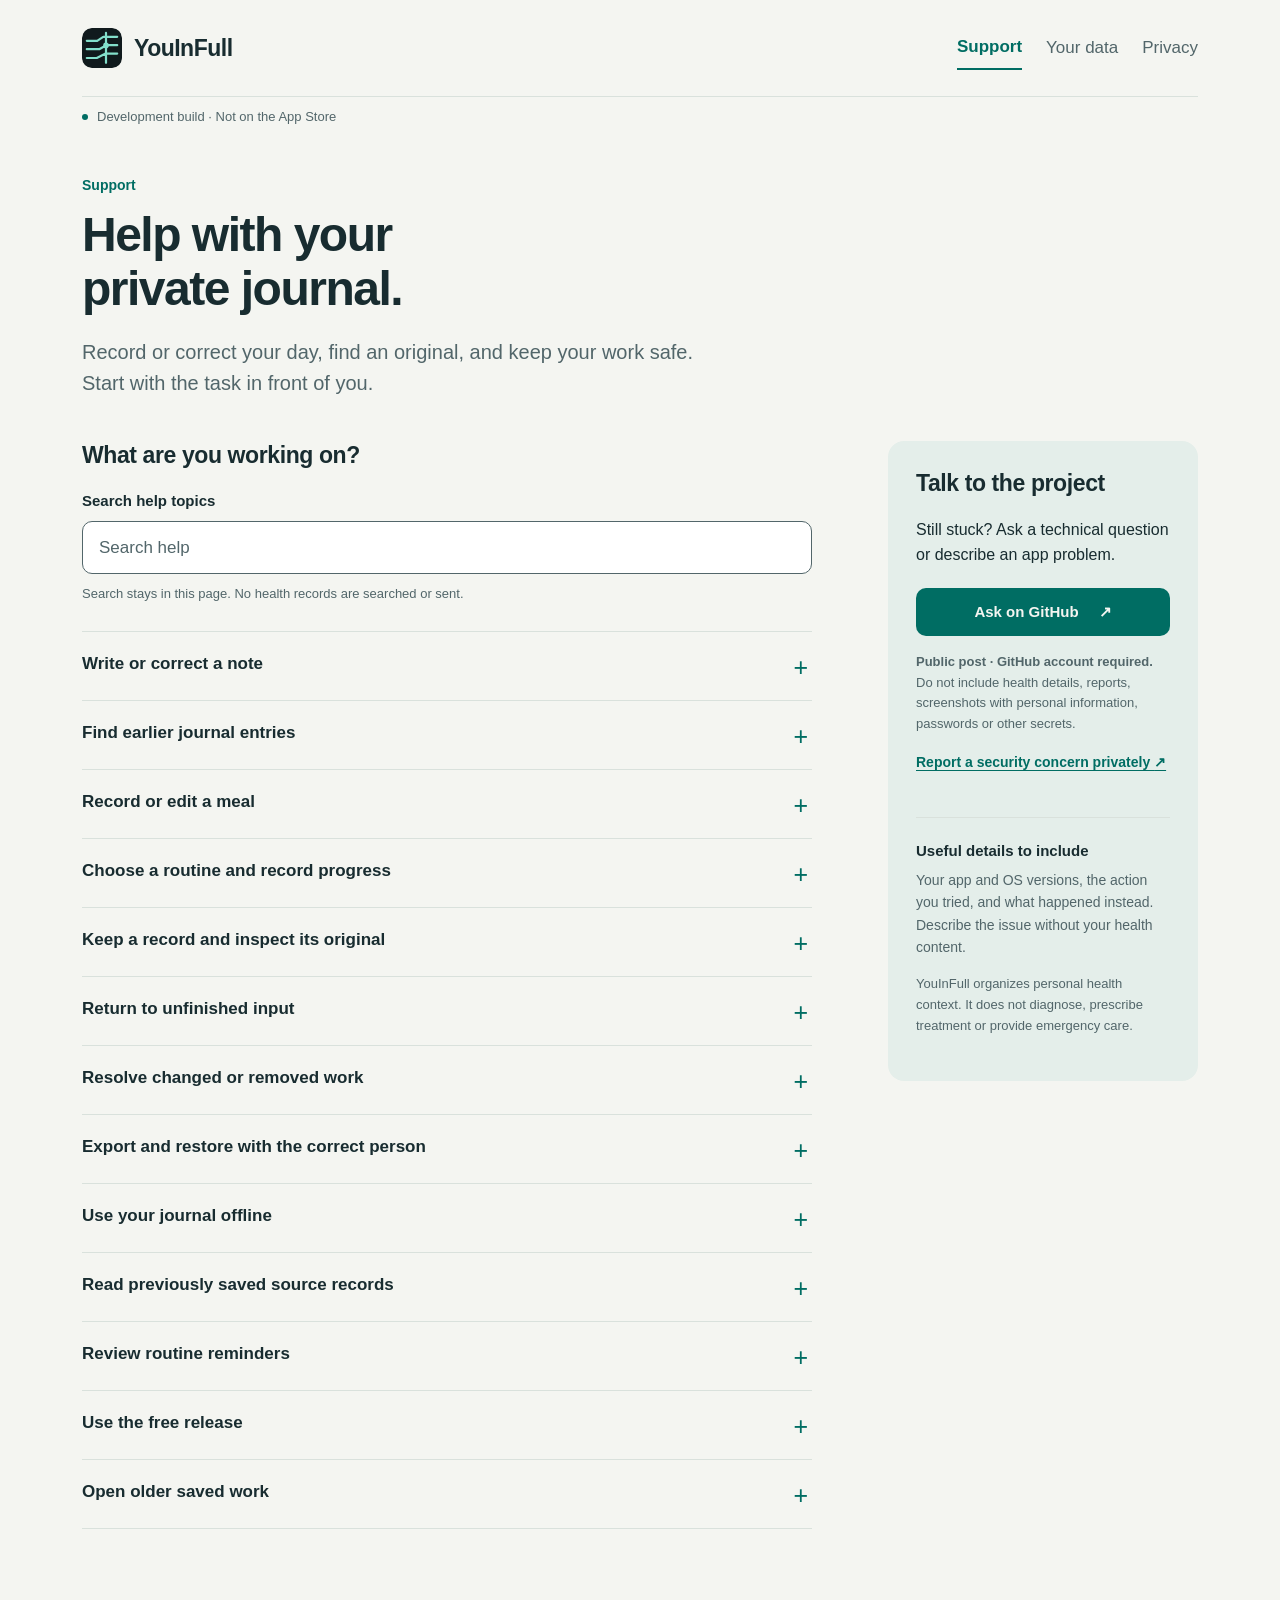
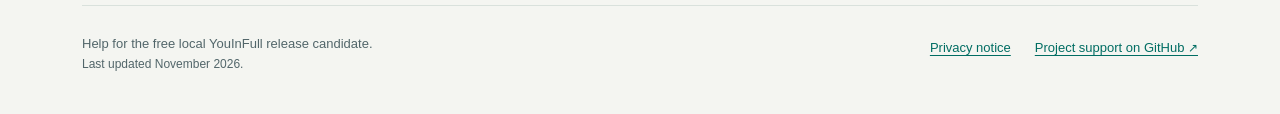
<file: index.html>
<!doctype html>
<html lang="en"><head><meta charset="utf-8"><meta name="viewport" content="width=device-width,initial-scale=1"><meta name="color-scheme" content="light dark"><meta name="referrer" content="no-referrer"><meta http-equiv="Content-Security-Policy" content="default-src 'none'; style-src 'self'; script-src 'self'; img-src 'self'; connect-src 'none'; base-uri 'none'; form-action 'none'; object-src 'none'"><title>Support — YouInFull</title><meta name="description" content="Help with the free local YouInFull journal: notes, meals, routines, private records and encrypted recovery."><link rel="icon" href="assets/mark.svg" type="image/svg+xml"><link rel="stylesheet" href="assets/style.css"><script src="assets/help.js" defer></script></head>
<body><a class="skip" href="#main">Skip to content</a><header class="header"><a class="brand" href="index.html" aria-label="YouInFull support home"><img src="assets/mark.svg" width="40" height="40" alt=""><span>YouInFull</span></a><nav aria-label="Main navigation"><a href="index.html" aria-current="page">Support</a><a href="your-data.html">Your data</a><a href="privacy.html">Privacy</a></nav></header>
<div class="maturity"><span class="status-dot" aria-hidden="true"></span>Development build · Not on the App Store</div>
<main id="main" tabindex="-1"><section class="intro"><p class="eyebrow">Support</p><h1>Help with your<br class="desktop-break"> private journal.</h1><p class="lede">Record or correct your day, find an original, and keep your work safe. Start with the task in front of you.</p></section>
<div class="support-layout"><section class="help-column" aria-labelledby="topics-heading"><h2 id="topics-heading">What are you working on?</h2><div class="search" role="search"><label for="help-search">Search help topics</label><div class="search-controls"><input id="help-search" type="search" placeholder="Search help" maxlength="160" autocomplete="off" aria-describedby="search-hint" aria-controls="topics"><button type="button" id="clear-search" hidden>Clear</button></div><p id="search-hint">Search stays in this page. No health records are searched or sent.</p></div><p id="search-status" role="status" aria-live="polite" hidden></p><div id="topics"><details class="topic" id="first-observation" data-topic><summary>Write or correct a note</summary><div class="answer"><p>From <strong>Today → Add → Note or check-in</strong>, write what you noticed and choose its date. Save when you want it added to your history. No YouInFull account, subscription or Apple Health connection is required.</p><p>Open the saved entry to read or edit it. A blank rating stays unanswered. Dates, units and your own words keep their original meaning.</p></div></details>
<details class="topic" id="journal-history" data-topic><summary>Find earlier journal entries</summary><div class="answer"><p>Open <strong>Health → Journal &amp; patterns</strong> and choose <strong>All entries</strong>. Check <strong>By occurrence date</strong> and <strong>Without an occurrence date</strong>. Use <strong>Show earlier entries</strong> or Search for older work.</p><p>Open an entry and choose <strong>Edit entry</strong> to correct it. <strong>Earlier versions</strong> shows retained changes. A month-only date does not identify a particular day.</p></div></details>
<details class="topic" id="meal-edit" data-topic><summary>Record or edit a meal</summary><div class="answer"><p>From <strong>Today → Add → Meal</strong>, enter the meal and quantities manually. To change saved work, open <strong>Nutrition → Meal history</strong>, select the meal and choose <strong>Edit meal</strong>. Review the time, foods and portions before <strong>Save meal</strong>.</p><p>Inspect the nutrient basis and unit for each food. Unknown conversions do not supply a nutrient total. If a food reference is unavailable, keep a manual entry and the source details you know. A blank day does not mean no food.</p></div></details>
<details class="topic" id="routines-history" data-topic><summary>Choose a routine and record progress</summary><div class="answer"><p>Use <strong>Today → Add → Routine or plan</strong>, or open <strong>Plans</strong> and your chosen practice. Write and review your routine. Keeping a draft does not activate it.</p><p>Open the saved routine’s <strong>Entries and history</strong> to record completion or a skip. A source measurement and an action you completed remain separate. Review a new revision before activating it; earlier history stays available.</p></div></details>
<details class="topic" id="records" data-topic><summary>Keep a record and inspect its original</summary><div class="answer"><p>Open <strong>Records</strong>, choose import and select a document or image through the system picker. Open <strong>Documents</strong> to find the retained original. <strong>Personal notes</strong> keeps your own context close.</p><p>An extracted passage or optional explanation is separate from the original. Keep important source files independently. <strong>Browse all saved sources</strong> and Search retain access to older saved material.</p></div></details>
<details class="topic" id="unfinished-work" data-topic><summary>Return to unfinished input</summary><div class="answer"><p>Closing an editor can keep its unfinished words and fields in the same person’s workspace. Open the corresponding Journal, Nutrition, Training or practice collection to continue it. Read any retention message before leaving the editor.</p><p>If input could not be kept, use the editor’s retention retry while your words are still visible. If a Save needs checking, use <strong>Check original Save</strong> first. An unknown result is not permission to create another copy.</p><p>Discard removes the identified unfinished copy after confirmation. It does not delete an independently saved original. See <a href="your-data.html">Your data</a> for the detailed distinctions.</p></div></details>
<details class="topic" id="save-conflict" data-topic><summary>Resolve changed or removed work</summary><div class="answer"><p>Your draft stays separate from a newer saved version. Inspect both, choose explicitly and then save. Keep the editor open while resolving a difference.</p><p>An old editor or archive cannot silently restore a known deleted item. Where offered, an explicit new-item action creates a separate identity. Check an unresolved original Save before retrying it or discarding its input.</p></div></details>
<details class="topic" id="recovery" data-topic><summary>Export and restore with the correct person</summary><div class="answer"><p>Open <strong>Settings → Recovery archives</strong>. Create an encrypted archive and use the system share controls to save it outside this device. Keep its recovery key separately and confirm that you have kept it.</p><p>Choose the destination person before opening the archive from Files. Enter its key, inspect the contents and differences, and explicitly confirm restore. A different person, changed preview or current edit must be resolved before restoration can proceed.</p><p>The working store is excluded from device backup. An archive left only on the original device cannot cover losing that device. YouInFull cannot recover a missing key and provides no automatic cloud backup. Read <a href="your-data.html#recovery">the recovery steps</a> before deleting or reinstalling the app.</p></div></details>
<details class="topic" id="offline" data-topic><summary>Use your journal offline</summary><div class="answer"><p>Manual notes, meals, routines and records already on this device remain useful without an account or network connection. Saved work and its source details do not depend on receiving an AI answer.</p><p>A public food-detail file that has not been downloaded may be unavailable offline. Enter the details manually or return to the reference later; the app does not invent missing nutrition. Files stored only with another provider may need to be made available on this device before import.</p></div></details>
<details class="topic" id="missing-health" data-topic><summary>Read previously saved source records</summary><div class="answer"><p>Use <strong>Records → Browse all saved sources</strong> or Search to find retained records and their provenance. Existing Apple Health source readings keep their dates, units and original meaning. Missing readings are not recorded zeros.</p><p>This free release does not offer new clinical-service connections. You can add your own note or choose a source document from Files. Changing Apple Health access does not erase the original in Apple Health or replace a separately saved record.</p></div></details>
<details class="topic" id="notifications" data-topic><summary>Review routine reminders</summary><div class="answer"><p>Open <strong>Settings → Notifications</strong> to review this device’s choices and quiet hours. <strong>Refresh pending notifications</strong> checks the queue. Use <strong>Open notification settings</strong> if device permission is needed.</p><p>A reminder does not complete a routine or save an entry. Pausing reminders keeps saved schedules and history. Review reminder choices again after restoring an archive.</p></div></details>
<details class="topic" id="membership-options" data-topic><summary>Use the free release</summary><div class="answer"><p>The selected release is free. Its local journal, meals, routines, records, export and encrypted recovery need no YouInFull account, subscription, payment card or trial.</p><p>There is no Plus purchase path in this release. Older saved work and original purchase or service records are retained. An unavailable optional capability does not require another purchase. Apple manages any earlier Apple-billed purchase separately from your local health records.</p></div></details>
<details class="topic" id="legacy-history" data-topic><summary>Open older saved work</summary><div class="answer"><p>Use <strong>Browse all saved work</strong> or Search to open previously saved plans, questions, experiments, care material and other originals. Their existing identity, history and source links are retained.</p><p>New shared-care, circle, clinical-service and companion-device acquisition are outside this release. A locally retained original is distinct from content that exists only on a service. If an original operation needs checking, preserve it and use its existing result controls; do not repeat a send or upload because its result is unknown.</p></div></details></div><div id="no-results" hidden><h3>No help topics match.</h3><p>Try a shorter phrase or browse all topics.</p><button type="button" id="browse-all">Show all help topics</button></div></section>
<aside class="contact" aria-labelledby="contact-heading"><h2 id="contact-heading">Talk to the project</h2><p>Still stuck? Ask a technical question or describe an app problem.</p><a class="button" href="https://github.com/SubhashchandraBabuMannava/YouInFull-Support/issues/new?template=help.yml">Ask on GitHub <span aria-hidden="true">↗</span></a><p class="small"><strong>Public post · GitHub account required.</strong> Do not include health details, reports, screenshots with personal information, passwords or other secrets.</p><a class="text-action" href="https://github.com/SubhashchandraBabuMannava/YouInFull-Support/security/advisories/new">Report a security concern privately <span aria-hidden="true">↗</span></a><div class="support-checklist"><h3>Useful details to include</h3><p>Your app and OS versions, the action you tried, and what happened instead. Describe the issue without your health content.</p></div><p class="small">YouInFull organizes personal health context. It does not diagnose, prescribe treatment or provide emergency care.</p></aside></div></main>
<footer><p>Help for the free local YouInFull release candidate.<br><span>Last updated November 2026.</span></p><div><a href="privacy.html">Privacy notice</a><a href="https://github.com/SubhashchandraBabuMannava/YouInFull-Support">Project support on GitHub <span aria-hidden="true">↗</span></a></div></footer></body></html>
</file>
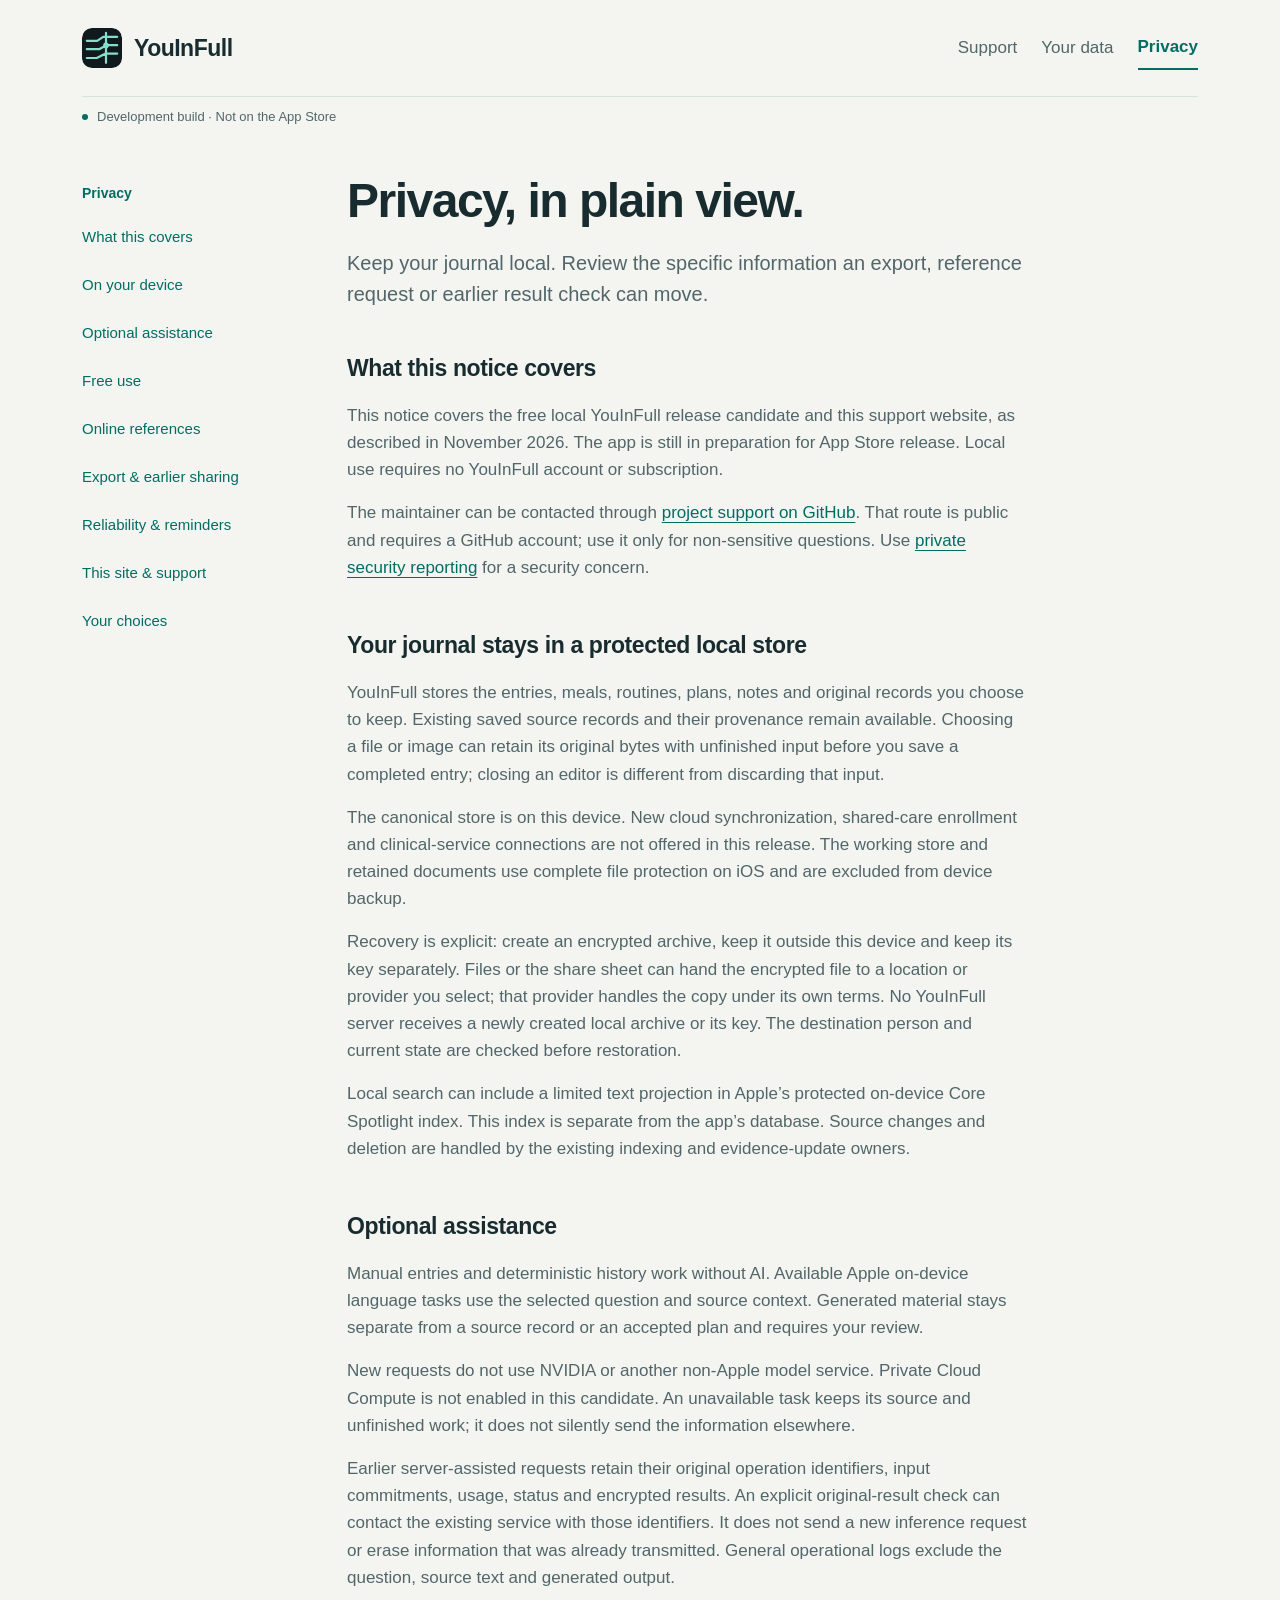
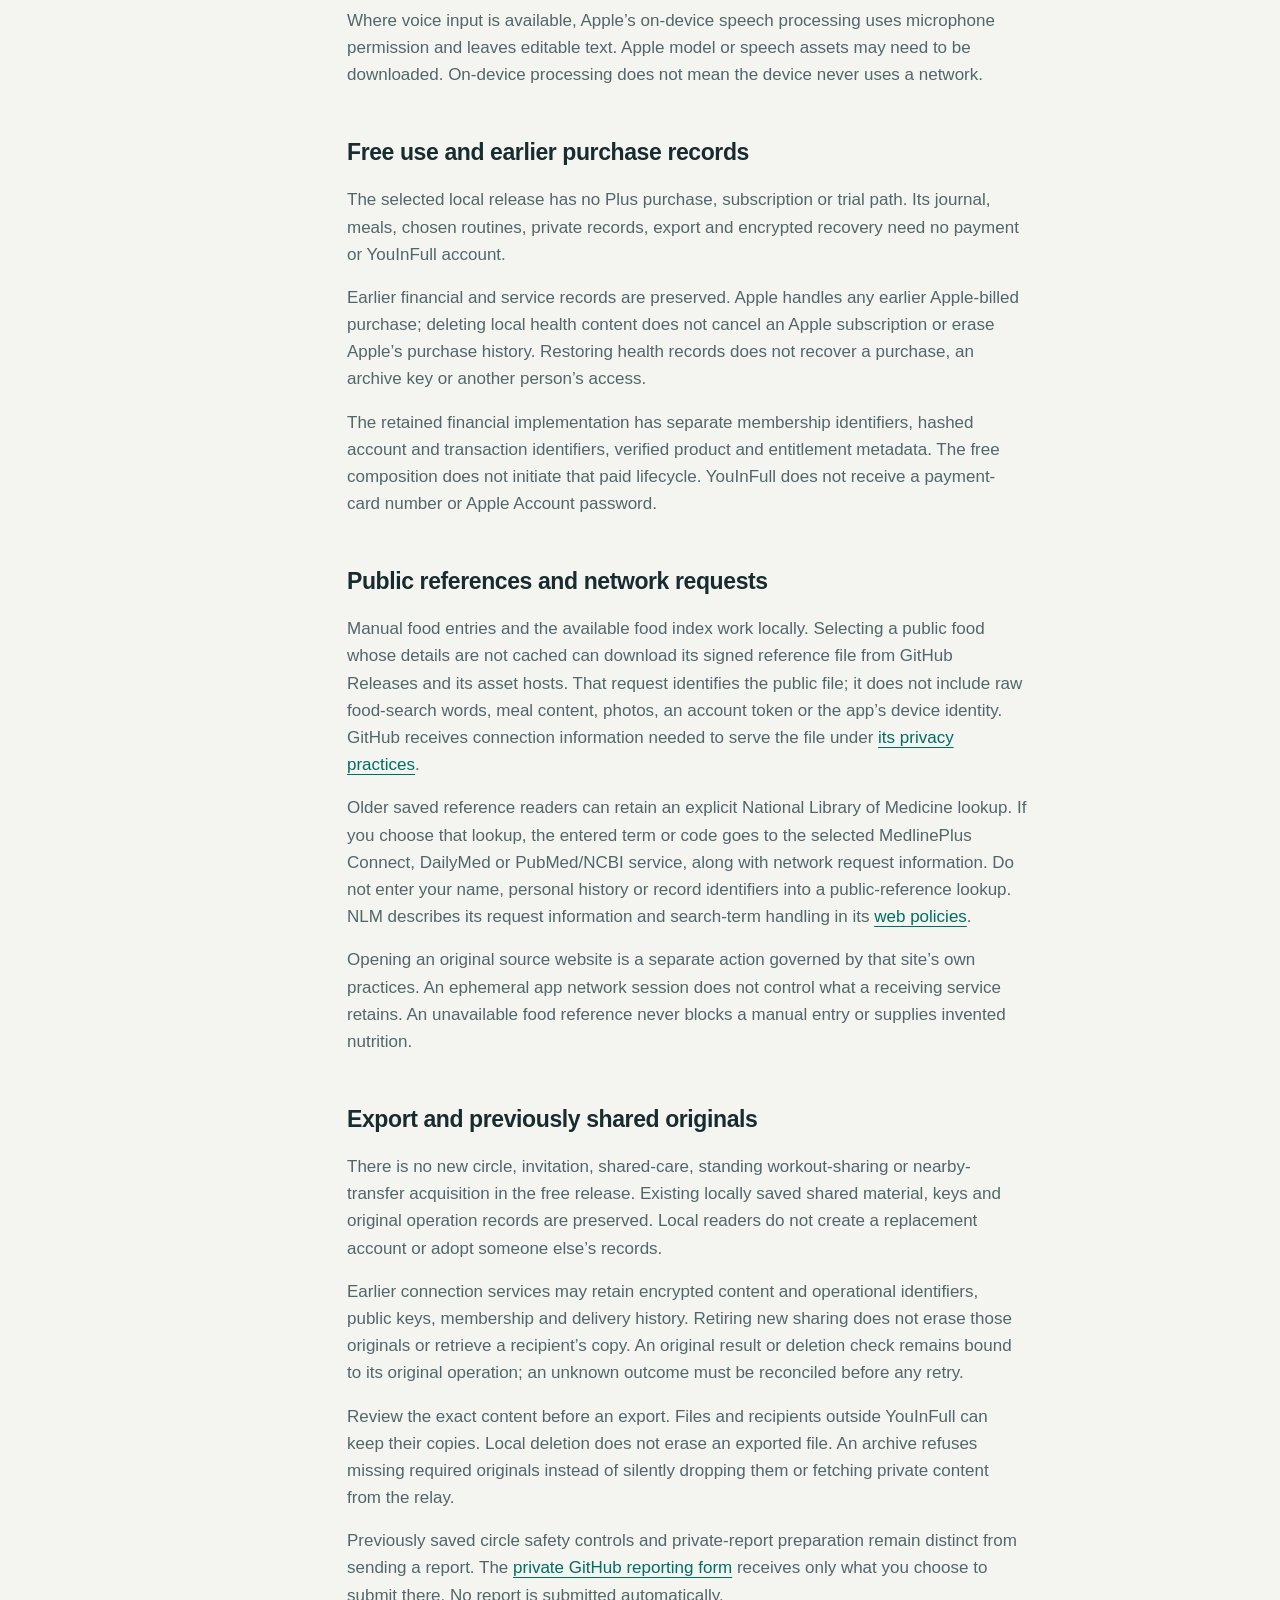
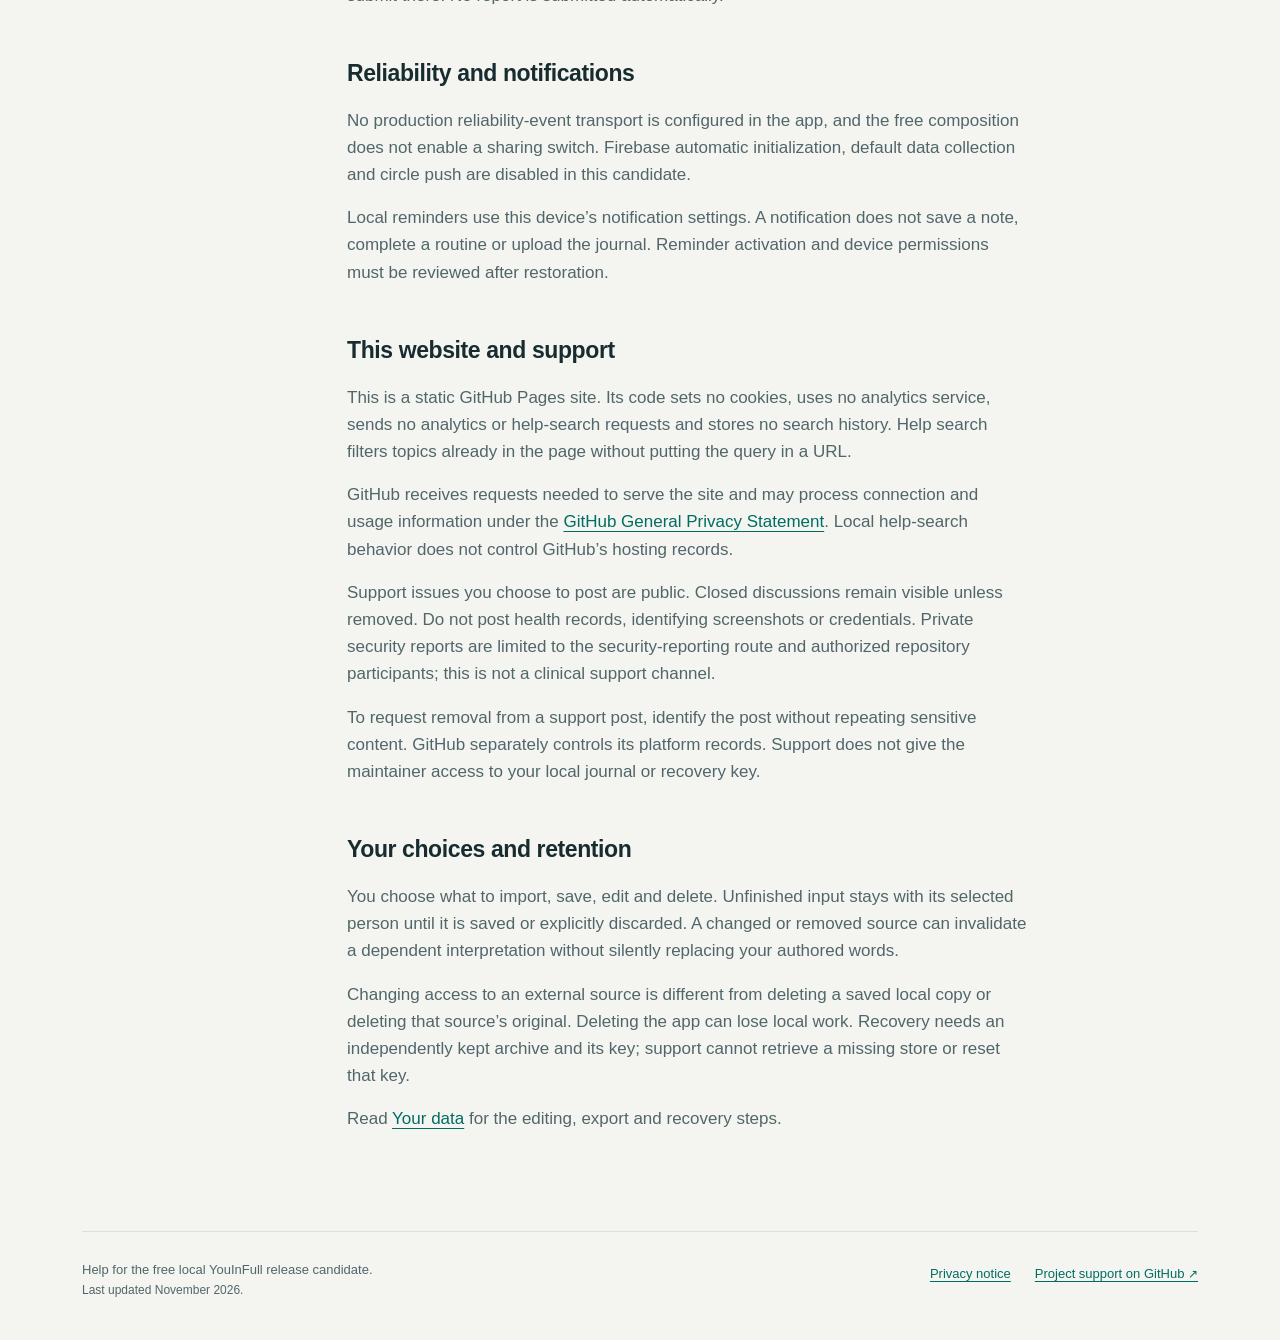
<file: privacy.html>
<!doctype html>
<html lang="en"><head><meta charset="utf-8"><meta name="viewport" content="width=device-width,initial-scale=1"><meta name="color-scheme" content="light dark"><meta name="referrer" content="no-referrer"><meta http-equiv="Content-Security-Policy" content="default-src 'none'; style-src 'self'; script-src 'self'; img-src 'self'; connect-src 'none'; base-uri 'none'; form-action 'none'; object-src 'none'"><title>Privacy | YouInFull</title><meta name="description" content="How the free local YouInFull release candidate handles journal entries, original records, encrypted recovery, public references and support."><link rel="icon" href="assets/mark.svg" type="image/svg+xml"><link rel="stylesheet" href="assets/style.css"><script src="assets/help.js" defer></script></head>
<body><a class="skip" href="#main">Skip to content</a><header class="header"><a class="brand" href="index.html" aria-label="YouInFull support home"><img src="assets/mark.svg" width="40" height="40" alt=""><span>YouInFull</span></a><nav aria-label="Main navigation"><a href="index.html">Support</a><a href="your-data.html">Your data</a><a href="privacy.html" aria-current="page">Privacy</a></nav></header>
<div class="maturity"><span class="status-dot" aria-hidden="true"></span>Development build · Not on the App Store</div>
<main id="main" tabindex="-1"><div class="reading-layout"><aside class="page-index"><p class="eyebrow">Privacy</p><nav aria-label="On this page"><a href="#scope">What this covers</a><a href="#local">On your device</a><a href="#intelligence">Optional assistance</a><a href="#membership">Free use</a><a href="#references">Online references</a><a href="#sharing">Export &amp; earlier sharing</a><a href="#reliability">Reliability &amp; reminders</a><a href="#support">This site &amp; support</a><a href="#choices">Your choices</a></nav></aside><article class="reading"><h1>Privacy, in plain view.</h1><p class="lede">Keep your journal local. Review the specific information an export, reference request or earlier result check can move.</p>
<section id="scope"><h2>What this notice covers</h2><p>This notice covers the free local YouInFull release candidate and this support website, as described in November 2026. The app is still in preparation for App Store release. Local use requires no YouInFull account or subscription.</p><p>The maintainer can be contacted through <a href="https://github.com/SubhashchandraBabuMannava/YouInFull-Support/issues/new?template=help.yml">project support on GitHub</a>. That route is public and requires a GitHub account; use it only for non-sensitive questions. Use <a href="https://github.com/SubhashchandraBabuMannava/YouInFull-Support/security/advisories/new">private security reporting</a> for a security concern.</p></section>
<section id="local"><h2>Your journal stays in a protected local store</h2><p>YouInFull stores the entries, meals, routines, plans, notes and original records you choose to keep. Existing saved source records and their provenance remain available. Choosing a file or image can retain its original bytes with unfinished input before you save a completed entry; closing an editor is different from discarding that input.</p><p>The canonical store is on this device. New cloud synchronization, shared-care enrollment and clinical-service connections are not offered in this release. The working store and retained documents use complete file protection on iOS and are excluded from device backup.</p><p>Recovery is explicit: create an encrypted archive, keep it outside this device and keep its key separately. Files or the share sheet can hand the encrypted file to a location or provider you select; that provider handles the copy under its own terms. No YouInFull server receives a newly created local archive or its key. The destination person and current state are checked before restoration.</p><p>Local search can include a limited text projection in Apple’s protected on-device Core Spotlight index. This index is separate from the app’s database. Source changes and deletion are handled by the existing indexing and evidence-update owners.</p></section>
<section id="intelligence"><h2>Optional assistance</h2><p>Manual entries and deterministic history work without AI. Available Apple on-device language tasks use the selected question and source context. Generated material stays separate from a source record or an accepted plan and requires your review.</p><p>New requests do not use NVIDIA or another non-Apple model service. Private Cloud Compute is not enabled in this candidate. An unavailable task keeps its source and unfinished work; it does not silently send the information elsewhere.</p><p>Earlier server-assisted requests retain their original operation identifiers, input commitments, usage, status and encrypted results. An explicit original-result check can contact the existing service with those identifiers. It does not send a new inference request or erase information that was already transmitted. General operational logs exclude the question, source text and generated output.</p><p>Where voice input is available, Apple’s on-device speech processing uses microphone permission and leaves editable text. Apple model or speech assets may need to be downloaded. On-device processing does not mean the device never uses a network.</p></section>
<section id="membership"><h2>Free use and earlier purchase records</h2><p>The selected local release has no Plus purchase, subscription or trial path. Its journal, meals, chosen routines, private records, export and encrypted recovery need no payment or YouInFull account.</p><p>Earlier financial and service records are preserved. Apple handles any earlier Apple-billed purchase; deleting local health content does not cancel an Apple subscription or erase Apple’s purchase history. Restoring health records does not recover a purchase, an archive key or another person’s access.</p><p>The retained financial implementation has separate membership identifiers, hashed account and transaction identifiers, verified product and entitlement metadata. The free composition does not initiate that paid lifecycle. YouInFull does not receive a payment-card number or Apple Account password.</p></section>
<section id="references"><h2>Public references and network requests</h2><p>Manual food entries and the available food index work locally. Selecting a public food whose details are not cached can download its signed reference file from GitHub Releases and its asset hosts. That request identifies the public file; it does not include raw food-search words, meal content, photos, an account token or the app’s device identity. GitHub receives connection information needed to serve the file under <a href="https://docs.github.com/en/site-policy/privacy-policies/github-general-privacy-statement">its privacy practices</a>.</p><p>Older saved reference readers can retain an explicit National Library of Medicine lookup. If you choose that lookup, the entered term or code goes to the selected MedlinePlus Connect, DailyMed or PubMed/NCBI service, along with network request information. Do not enter your name, personal history or record identifiers into a public-reference lookup. NLM describes its request information and search-term handling in its <a href="https://www.nlm.nih.gov/web_policies.html">web policies</a>.</p><p>Opening an original source website is a separate action governed by that site’s own practices. An ephemeral app network session does not control what a receiving service retains. An unavailable food reference never blocks a manual entry or supplies invented nutrition.</p></section>
<section id="sharing"><h2>Export and previously shared originals</h2><p>There is no new circle, invitation, shared-care, standing workout-sharing or nearby-transfer acquisition in the free release. Existing locally saved shared material, keys and original operation records are preserved. Local readers do not create a replacement account or adopt someone else’s records.</p><p>Earlier connection services may retain encrypted content and operational identifiers, public keys, membership and delivery history. Retiring new sharing does not erase those originals or retrieve a recipient’s copy. An original result or deletion check remains bound to its original operation; an unknown outcome must be reconciled before any retry.</p><p>Review the exact content before an export. Files and recipients outside YouInFull can keep their copies. Local deletion does not erase an exported file. An archive refuses missing required originals instead of silently dropping them or fetching private content from the relay.</p><p>Previously saved circle safety controls and private-report preparation remain distinct from sending a report. The <a href="https://github.com/SubhashchandraBabuMannava/YouInFull-Support/security/advisories/new">private GitHub reporting form</a> receives only what you choose to submit there. No report is submitted automatically.</p></section>
<section id="reliability"><h2>Reliability and notifications</h2><p>No production reliability-event transport is configured in the app, and the free composition does not enable a sharing switch. Firebase automatic initialization, default data collection and circle push are disabled in this candidate.</p><p>Local reminders use this device’s notification settings. A notification does not save a note, complete a routine or upload the journal. Reminder activation and device permissions must be reviewed after restoration.</p></section>
<section id="support"><h2>This website and support</h2><p>This is a static GitHub Pages site. Its code sets no cookies, uses no analytics service, sends no analytics or help-search requests and stores no search history. Help search filters topics already in the page without putting the query in a URL.</p><p>GitHub receives requests needed to serve the site and may process connection and usage information under the <a href="https://docs.github.com/en/site-policy/privacy-policies/github-general-privacy-statement">GitHub General Privacy Statement</a>. Local help-search behavior does not control GitHub’s hosting records.</p><p>Support issues you choose to post are public. Closed discussions remain visible unless removed. Do not post health records, identifying screenshots or credentials. Private security reports are limited to the security-reporting route and authorized repository participants; this is not a clinical support channel.</p><p>To request removal from a support post, identify the post without repeating sensitive content. GitHub separately controls its platform records. Support does not give the maintainer access to your local journal or recovery key.</p></section>
<section id="choices"><h2>Your choices and retention</h2><p>You choose what to import, save, edit and delete. Unfinished input stays with its selected person until it is saved or explicitly discarded. A changed or removed source can invalidate a dependent interpretation without silently replacing your authored words.</p><p>Changing access to an external source is different from deleting a saved local copy or deleting that source’s original. Deleting the app can lose local work. Recovery needs an independently kept archive and its key; support cannot retrieve a missing store or reset that key.</p><p>Read <a href="your-data.html">Your data</a> for the editing, export and recovery steps.</p></section></article></div></main>
<footer><p>Help for the free local YouInFull release candidate.<br><span>Last updated November 2026.</span></p><div><a href="privacy.html">Privacy notice</a><a href="https://github.com/SubhashchandraBabuMannava/YouInFull-Support">Project support on GitHub <span aria-hidden="true">↗</span></a></div></footer></body></html>
</file>
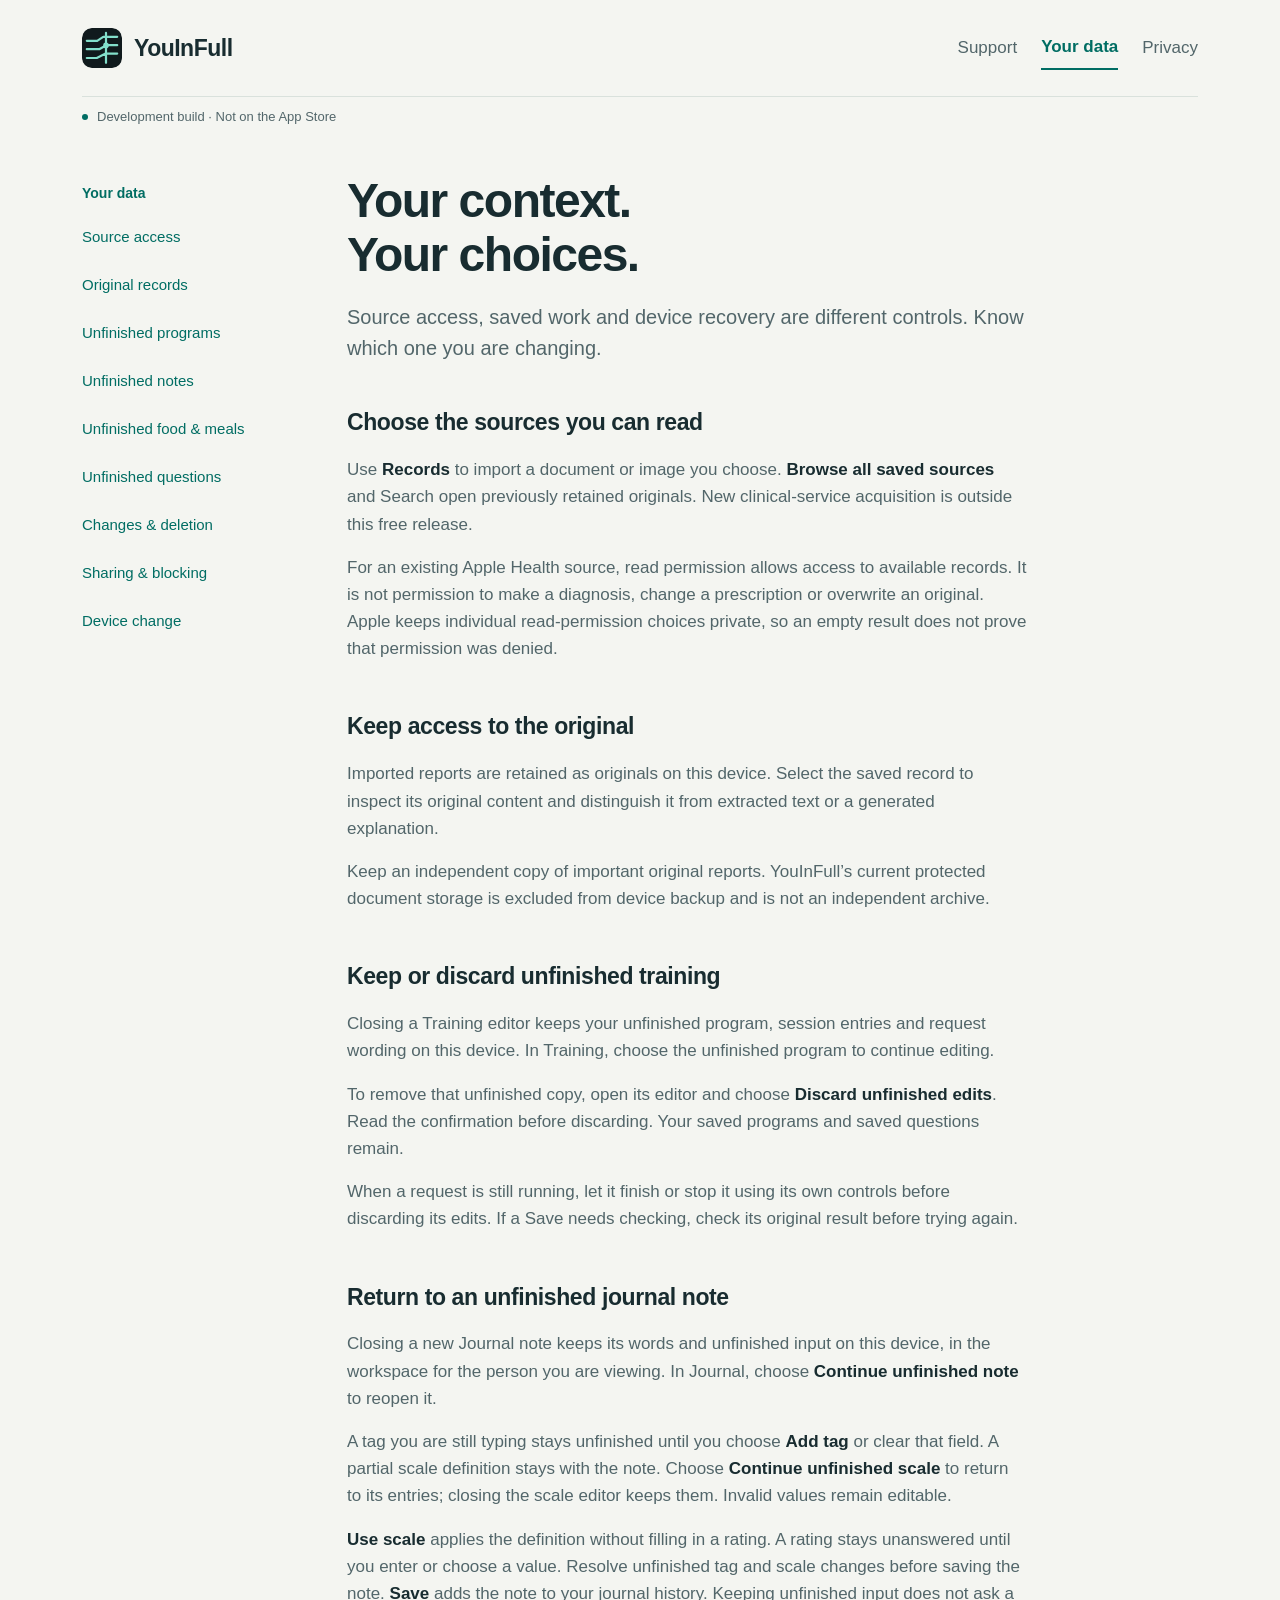
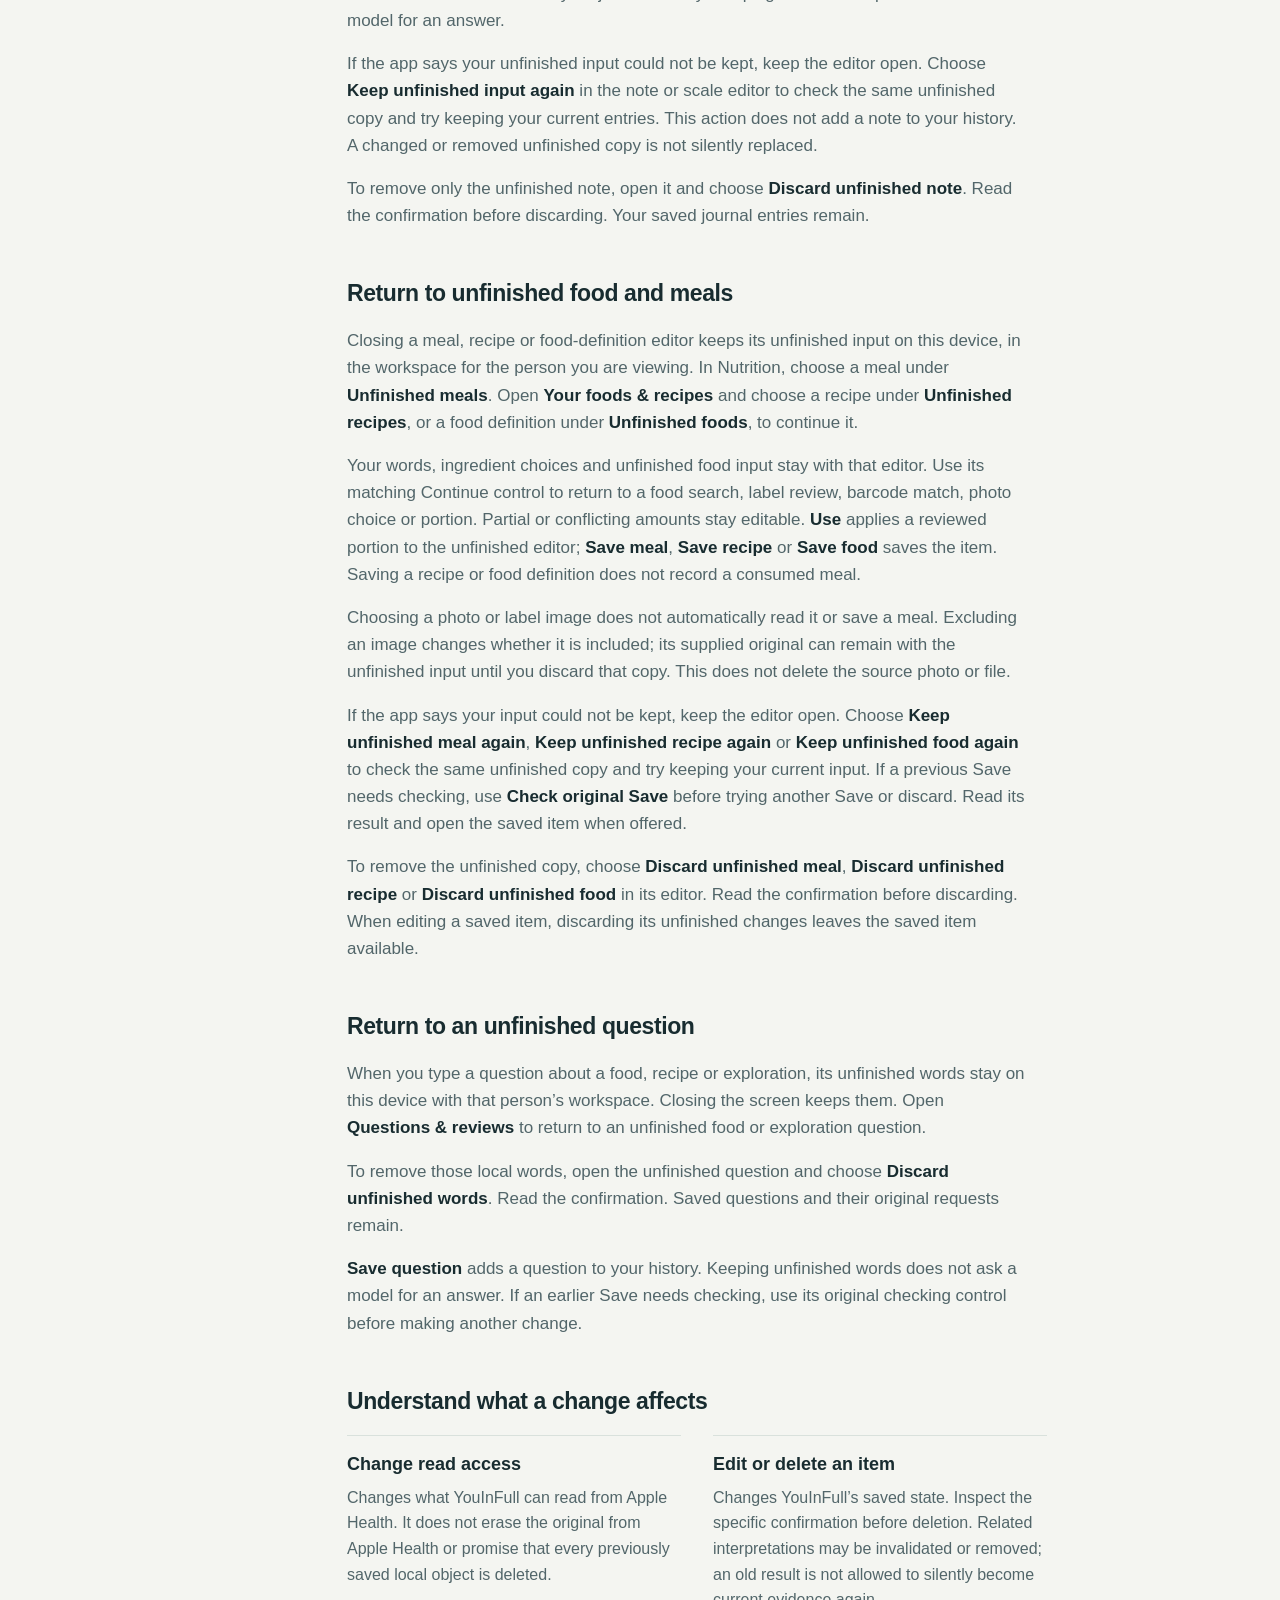
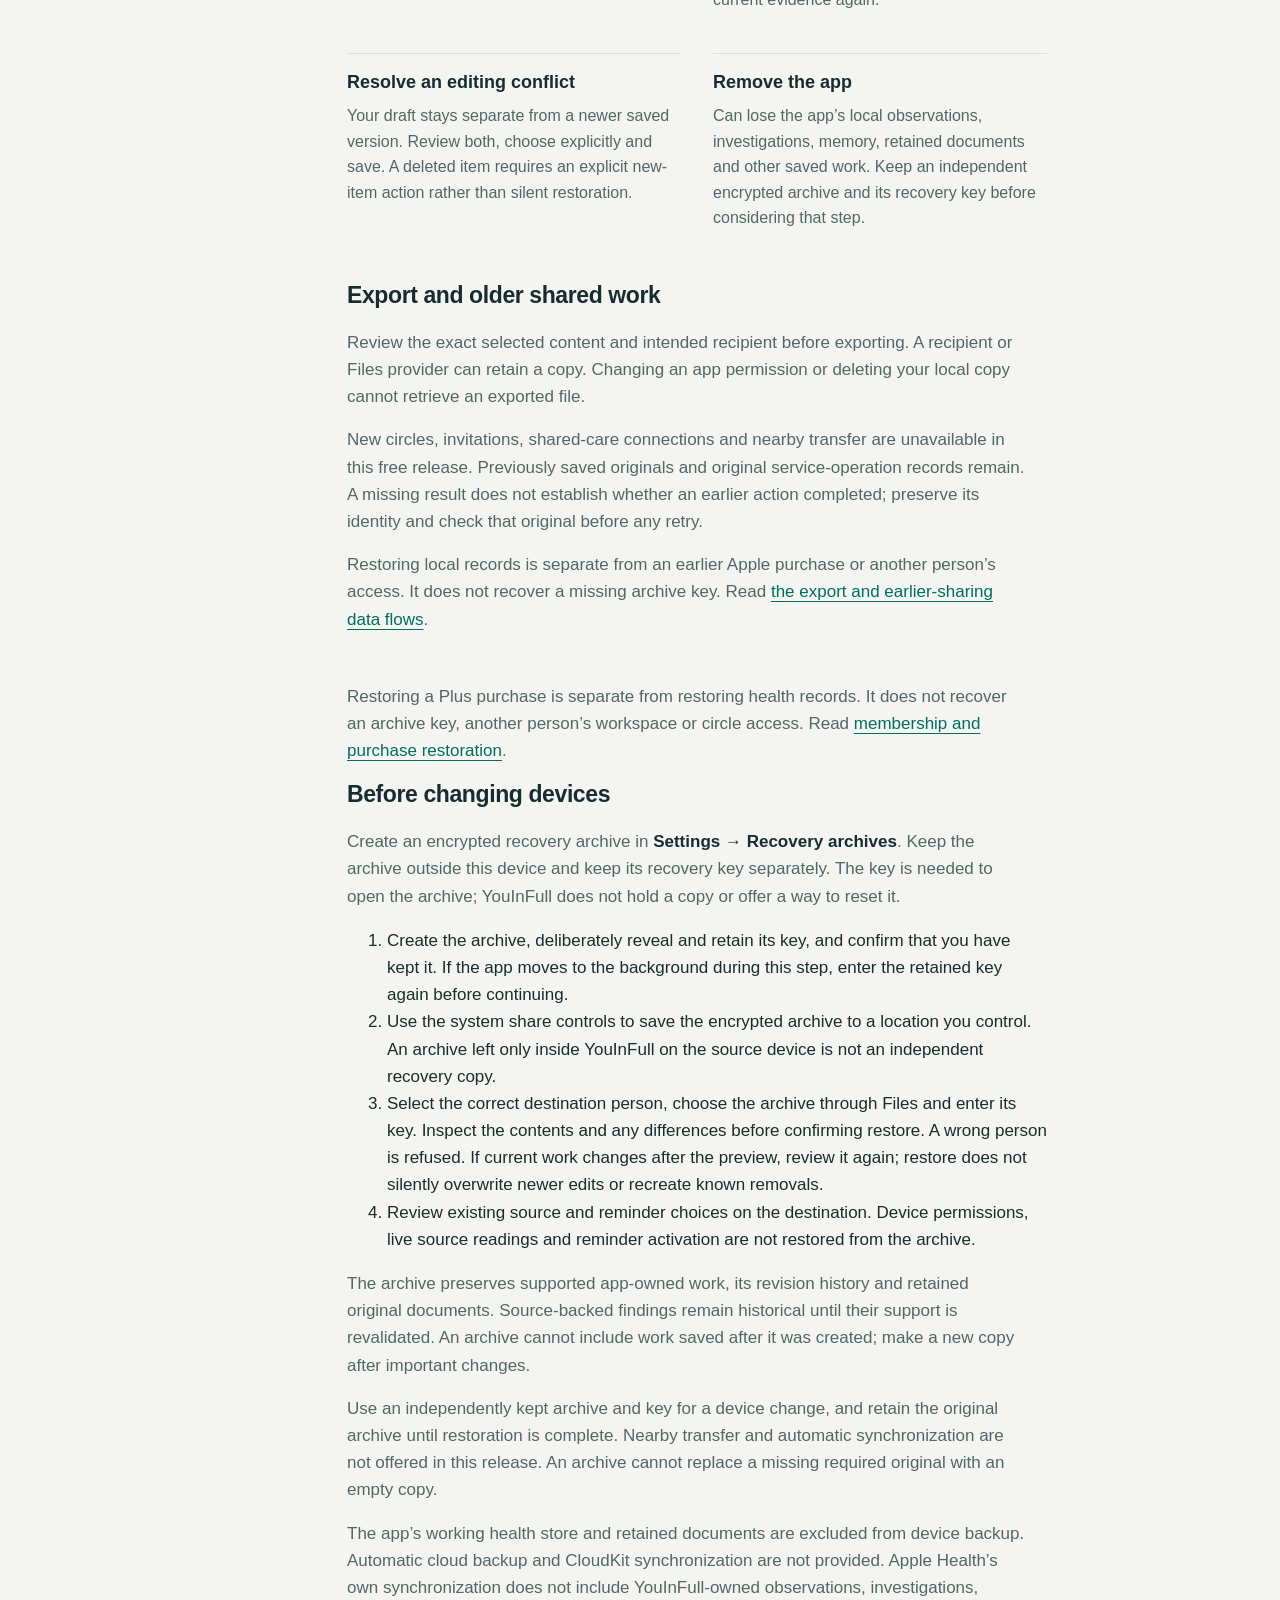
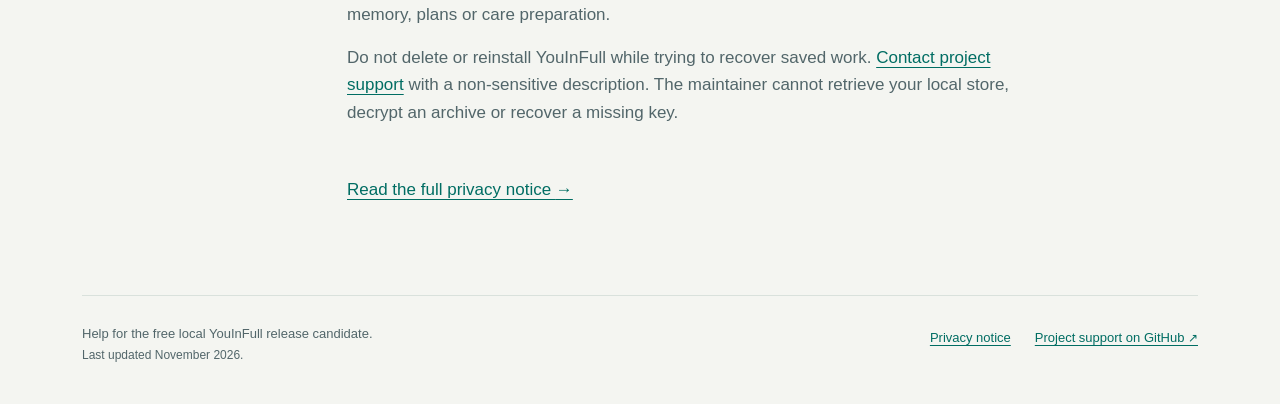
<file: your-data.html>
<!doctype html>
<html lang="en"><head><meta charset="utf-8"><meta name="viewport" content="width=device-width,initial-scale=1"><meta name="color-scheme" content="light dark"><meta name="referrer" content="no-referrer"><meta http-equiv="Content-Security-Policy" content="default-src 'none'; style-src 'self'; script-src 'self'; img-src 'self'; connect-src 'none'; base-uri 'none'; form-action 'none'; object-src 'none'"><title>Your data — YouInFull</title><meta name="description" content="Understand source access, local deletion and the current device-recovery limits in YouInFull."><link rel="icon" href="assets/mark.svg" type="image/svg+xml"><link rel="stylesheet" href="assets/style.css"><script src="assets/help.js" defer></script></head>
<body><a class="skip" href="#main">Skip to content</a><header class="header"><a class="brand" href="index.html" aria-label="YouInFull support home"><img src="assets/mark.svg" width="40" height="40" alt=""><span>YouInFull</span></a><nav aria-label="Main navigation"><a href="index.html">Support</a><a href="your-data.html" aria-current="page">Your data</a><a href="privacy.html">Privacy</a></nav></header>
<div class="maturity"><span class="status-dot" aria-hidden="true"></span>Development build · Not on the App Store</div>
<main id="main" tabindex="-1"><div class="reading-layout"><aside class="page-index"><p class="eyebrow">Your data</p><nav aria-label="On this page"><a href="#sources">Source access</a><a href="#originals">Original records</a><a href="#unfinished-programs">Unfinished programs</a><a href="#unfinished-notes">Unfinished notes</a><a href="#unfinished-food">Unfinished food &amp; meals</a><a href="#unfinished-questions">Unfinished questions</a><a href="#changes">Changes &amp; deletion</a><a href="#sharing">Sharing &amp; blocking</a><a href="#recovery">Device change</a></nav></aside><article class="reading"><h1>Your context.<br>Your choices.</h1><p class="lede">Source access, saved work and device recovery are different controls. Know which one you are changing.</p>
<section id="sources"><h2>Choose the sources you can read</h2><p>Use <strong>Records</strong> to import a document or image you choose. <strong>Browse all saved sources</strong> and Search open previously retained originals. New clinical-service acquisition is outside this free release.</p><p>For an existing Apple Health source, read permission allows access to available records. It is not permission to make a diagnosis, change a prescription or overwrite an original. Apple keeps individual read-permission choices private, so an empty result does not prove that permission was denied.</p></section>
<section id="originals"><h2>Keep access to the original</h2><p>Imported reports are retained as originals on this device. Select the saved record to inspect its original content and distinguish it from extracted text or a generated explanation.</p><p>Keep an independent copy of important original reports. YouInFull’s current protected document storage is excluded from device backup and is not an independent archive.</p></section>
<section id="unfinished-programs"><h2>Keep or discard unfinished training</h2><p>Closing a Training editor keeps your unfinished program, session entries and request wording on this device. In Training, choose the unfinished program to continue editing.</p><p>To remove that unfinished copy, open its editor and choose <strong>Discard unfinished edits</strong>. Read the confirmation before discarding. Your saved programs and saved questions remain.</p><p>When a request is still running, let it finish or stop it using its own controls before discarding its edits. If a Save needs checking, check its original result before trying again.</p></section>
<section id="unfinished-notes"><h2>Return to an unfinished journal note</h2><p>Closing a new Journal note keeps its words and unfinished input on this device, in the workspace for the person you are viewing. In Journal, choose <strong>Continue unfinished note</strong> to reopen it.</p><p>A tag you are still typing stays unfinished until you choose <strong>Add tag</strong> or clear that field. A partial scale definition stays with the note. Choose <strong>Continue unfinished scale</strong> to return to its entries; closing the scale editor keeps them. Invalid values remain editable.</p><p><strong>Use scale</strong> applies the definition without filling in a rating. A rating stays unanswered until you enter or choose a value. Resolve unfinished tag and scale changes before saving the note. <strong>Save</strong> adds the note to your journal history. Keeping unfinished input does not ask a model for an answer.</p><p>If the app says your unfinished input could not be kept, keep the editor open. Choose <strong>Keep unfinished input again</strong> in the note or scale editor to check the same unfinished copy and try keeping your current entries. This action does not add a note to your history. A changed or removed unfinished copy is not silently replaced.</p><p>To remove only the unfinished note, open it and choose <strong>Discard unfinished note</strong>. Read the confirmation before discarding. Your saved journal entries remain.</p></section>
<section id="unfinished-food"><h2>Return to unfinished food and meals</h2><p>Closing a meal, recipe or food-definition editor keeps its unfinished input on this device, in the workspace for the person you are viewing. In Nutrition, choose a meal under <strong>Unfinished meals</strong>. Open <strong>Your foods &amp; recipes</strong> and choose a recipe under <strong>Unfinished recipes</strong>, or a food definition under <strong>Unfinished foods</strong>, to continue it.</p><p>Your words, ingredient choices and unfinished food input stay with that editor. Use its matching Continue control to return to a food search, label review, barcode match, photo choice or portion. Partial or conflicting amounts stay editable. <strong>Use</strong> applies a reviewed portion to the unfinished editor; <strong>Save meal</strong>, <strong>Save recipe</strong> or <strong>Save food</strong> saves the item. Saving a recipe or food definition does not record a consumed meal.</p><p>Choosing a photo or label image does not automatically read it or save a meal. Excluding an image changes whether it is included; its supplied original can remain with the unfinished input until you discard that copy. This does not delete the source photo or file.</p><p>If the app says your input could not be kept, keep the editor open. Choose <strong>Keep unfinished meal again</strong>, <strong>Keep unfinished recipe again</strong> or <strong>Keep unfinished food again</strong> to check the same unfinished copy and try keeping your current input. If a previous Save needs checking, use <strong>Check original Save</strong> before trying another Save or discard. Read its result and open the saved item when offered.</p><p>To remove the unfinished copy, choose <strong>Discard unfinished meal</strong>, <strong>Discard unfinished recipe</strong> or <strong>Discard unfinished food</strong> in its editor. Read the confirmation before discarding. When editing a saved item, discarding its unfinished changes leaves the saved item available.</p></section>
<section id="unfinished-questions"><h2>Return to an unfinished question</h2><p>When you type a question about a food, recipe or exploration, its unfinished words stay on this device with that person’s workspace. Closing the screen keeps them. Open <strong>Questions &amp; reviews</strong> to return to an unfinished food or exploration question.</p><p>To remove those local words, open the unfinished question and choose <strong>Discard unfinished words</strong>. Read the confirmation. Saved questions and their original requests remain.</p><p><strong>Save question</strong> adds a question to your history. Keeping unfinished words does not ask a model for an answer. If an earlier Save needs checking, use its original checking control before making another change.</p></section>
<section id="changes"><h2>Understand what a change affects</h2><div class="distinctions"><section><h3>Change read access</h3><p>Changes what YouInFull can read from Apple Health. It does not erase the original from Apple Health or promise that every previously saved local object is deleted.</p></section><section><h3>Edit or delete an item</h3><p>Changes YouInFull’s saved state. Inspect the specific confirmation before deletion. Related interpretations may be invalidated or removed; an old result is not allowed to silently become current evidence again.</p></section><section><h3>Resolve an editing conflict</h3><p>Your draft stays separate from a newer saved version. Review both, choose explicitly and save. A deleted item requires an explicit new-item action rather than silent restoration.</p></section><section><h3>Remove the app</h3><p>Can lose the app’s local observations, investigations, memory, retained documents and other saved work. Keep an independent encrypted archive and its recovery key before considering that step.</p></section></div></section>
<section id="sharing"><h2>Export and older shared work</h2><p>Review the exact selected content and intended recipient before exporting. A recipient or Files provider can retain a copy. Changing an app permission or deleting your local copy cannot retrieve an exported file.</p><p>New circles, invitations, shared-care connections and nearby transfer are unavailable in this free release. Previously saved originals and original service-operation records remain. A missing result does not establish whether an earlier action completed; preserve its identity and check that original before any retry.</p><p>Restoring local records is separate from an earlier Apple purchase or another person’s access. It does not recover a missing archive key. Read <a href="privacy.html#sharing">the export and earlier-sharing data flows</a>.</p></section><section id="recovery"><p>Restoring a Plus purchase is separate from restoring health records. It does not recover an archive key, another person’s workspace or circle access. Read <a href="privacy.html#membership">membership and purchase restoration</a>.</p><h2>Before changing devices</h2><p>Create an encrypted recovery archive in <strong>Settings → Recovery archives</strong>. Keep the archive outside this device and keep its recovery key separately. The key is needed to open the archive; YouInFull does not hold a copy or offer a way to reset it.</p><ol><li>Create the archive, deliberately reveal and retain its key, and confirm that you have kept it. If the app moves to the background during this step, enter the retained key again before continuing.</li><li>Use the system share controls to save the encrypted archive to a location you control. An archive left only inside YouInFull on the source device is not an independent recovery copy.</li><li>Select the correct destination person, choose the archive through Files and enter its key. Inspect the contents and any differences before confirming restore. A wrong person is refused. If current work changes after the preview, review it again; restore does not silently overwrite newer edits or recreate known removals.</li><li>Review existing source and reminder choices on the destination. Device permissions, live source readings and reminder activation are not restored from the archive.</li></ol><p>The archive preserves supported app-owned work, its revision history and retained original documents. Source-backed findings remain historical until their support is revalidated. An archive cannot include work saved after it was created; make a new copy after important changes.</p><p>Use an independently kept archive and key for a device change, and retain the original archive until restoration is complete. Nearby transfer and automatic synchronization are not offered in this release. An archive cannot replace a missing required original with an empty copy.</p><p>The app’s working health store and retained documents are excluded from device backup. Automatic cloud backup and CloudKit synchronization are not provided. Apple Health’s own synchronization does not include YouInFull-owned observations, investigations, memory, plans or care preparation.</p><p>Do not delete or reinstall YouInFull while trying to recover saved work. <a href="https://github.com/SubhashchandraBabuMannava/YouInFull-Support/issues/new?template=help.yml">Contact project support</a> with a non-sensitive description. The maintainer cannot retrieve your local store, decrypt an archive or recover a missing key.</p></section><p class="reading-end"><a href="privacy.html">Read the full privacy notice <span aria-hidden="true">→</span></a></p></article></div></main>
<footer><p>Help for the free local YouInFull release candidate.<br><span>Last updated November 2026.</span></p><div><a href="privacy.html">Privacy notice</a><a href="https://github.com/SubhashchandraBabuMannava/YouInFull-Support">Project support on GitHub <span aria-hidden="true">↗</span></a></div></footer></body></html>
</file>
<file: assets/style.css>
*{box-sizing:border-box}html{scroll-behavior:smooth;scroll-padding-top:24px}body{margin:0;background:var(--canvas);color:var(--ink);font-family:-apple-system,BlinkMacSystemFont,"Segoe UI",sans-serif;font-size:1.0625rem;line-height:1.6;-webkit-font-smoothing:antialiased} :root{--canvas:#f4f5f1;--surface:#fff;--ink:#182c30;--muted:#52666a;--accent:#006d63;--line:#d9e1dc;--soft:#e4eeea}a{color:var(--accent);text-underline-offset:.22em;text-decoration-thickness:1px}a:hover{text-decoration-thickness:2px}a:focus-visible,button:focus-visible,input:focus-visible,summary:focus-visible{outline:3px solid var(--accent);outline-offset:4px}button,input{font:inherit}button,.button{display:inline-flex;align-items:center;justify-content:center;gap:20px;min-height:48px;padding:12px 18px;border:0;border-radius:10px;background:var(--accent);color:var(--canvas);font-weight:600;cursor:pointer;text-decoration:none}button:hover,.button:hover{filter:brightness(.92)}.button:active,button:active{transform:translateY(1px)}[hidden]{display:none!important}.skip{position:absolute;top:-90px;left:20px;z-index:10;background:var(--surface);padding:12px 20px}.skip:focus{top:10px}.header{max-width:1180px;margin:auto;min-height:96px;display:flex;align-items:center;justify-content:space-between;gap:20px;padding:16px 32px}.brand{display:flex;align-items:center;gap:12px;color:var(--ink);font-size:1.4375rem;font-weight:650;letter-spacing:-.5px;text-decoration:none}.brand img{border-radius:10px}nav{display:flex;gap:24px}.header nav a{min-height:44px;display:flex;align-items:center;color:var(--muted);text-decoration:none}.header nav a[aria-current]{color:var(--accent);font-weight:650;border-bottom:2px solid var(--accent)}.maturity{display:flex;align-items:center;gap:9px;max-width:1116px;margin:0 auto;color:var(--muted);font-size:0.8125rem;padding:10px 0;border-top:1px solid var(--line)}.status-dot{width:6px;height:6px;border-radius:50%;background:var(--accent);flex:none}main{max-width:1180px;margin:auto;padding:36px 32px 76px}main:focus{outline:none}.intro{max-width:680px;margin-bottom:42px}.eyebrow{color:var(--accent);font-size:0.875rem;font-weight:650;margin:0 0 12px}h1{font-size:clamp(2rem,4vw,3rem);line-height:1.13;letter-spacing:-1.5px;font-weight:650;margin:0 0 20px}h2{font-size:1.4375rem;line-height:1.3;letter-spacing:-.4px;font-weight:650;margin:0 0 18px}h3{font-size:1.125rem;line-height:1.4;margin:0 0 8px;font-weight:650}p{margin:0 0 16px}.lede{font-size:1.25rem;line-height:1.55;color:var(--muted);max-width:620px}.support-layout{display:grid;grid-template-columns:minmax(0,1fr) 310px;gap:76px;align-items:start}.search{margin:0 0 26px}.search label{font-size:0.9375rem;font-weight:600;display:block;margin-bottom:8px}.search-controls{display:flex;align-items:center;gap:12px}.search input{width:100%;min-width:0;min-height:52px;border:1px solid var(--muted);border-radius:10px;background:var(--surface);color:var(--ink);padding:12px 16px}.search button{padding:10px 14px}.search p{font-size:0.8125rem;color:var(--muted);margin:10px 0 0}.topic{border-top:1px solid var(--line);padding:2px 0}.topic:last-child{border-bottom:1px solid var(--line)}summary{list-style:none;cursor:pointer;position:relative;min-height:64px;padding:18px 2.2rem 18px 0;font-weight:600;line-height:1.45}summary::-webkit-details-marker{display:none}summary:after{content:"+";position:absolute;right:4px;top:15px;color:var(--accent);font-size:1.5625rem;font-weight:400}details[open]>summary:after{content:"−"}.answer{padding:0 24px 10px 0;color:var(--muted)}.answer strong{color:var(--ink);font-weight:600}.answer p:last-child{margin-bottom:16px}.contact{padding:28px;background:var(--soft);border-radius:16px}.contact-mark{margin:0 0 22px}.contact p{font-size:1rem}.contact .button{width:100%;margin:4px 0 16px;font-size:0.9375rem}.contact .small{font-size:0.8125rem;line-height:1.6;color:var(--muted)}.text-action{display:block;min-height:44px;font-size:0.875rem;font-weight:600;margin:10px 0 20px}.support-checklist{padding-top:22px;border-top:1px solid var(--line);margin-top:22px}.support-checklist h3{font-size:0.9375rem}.support-checklist p{font-size:0.875rem;color:var(--muted)}#search-status{font-size:0.875rem;color:var(--muted)}#no-results{padding:20px 0}.reading-layout{display:grid;grid-template-columns:205px minmax(0,700px);gap:60px;align-items:start}.page-index{position:sticky;top:28px;padding-top:8px}.page-index nav{display:flex;flex-direction:column;gap:4px;font-size:0.9375rem}.page-index a{display:block;min-height:44px;padding:9px 0;text-decoration:none}.reading>h1{max-width:650px}.reading section{scroll-margin-top:24px}.reading>section{padding:28px 0 6px}.reading p{max-width:680px}.reading>section p{color:var(--muted)}.reading strong{color:var(--ink)}.reading .distinctions{display:grid;grid-template-columns:1fr 1fr;gap:24px 32px}.distinctions section{padding-top:16px;border-top:1px solid var(--line)}.distinctions p{font-size:1rem}.reading-end{padding-top:28px}.not-found{padding:40px 0 80px}.not-found .button{margin-top:15px}footer{max-width:1116px;margin:auto;padding:28px 0 36px;border-top:1px solid var(--line);display:flex;justify-content:space-between;gap:32px;font-size:0.8125rem;color:var(--muted)}footer p{margin:0}footer div{display:flex;gap:24px;align-items:flex-start}footer a{display:inline-block;min-height:44px;padding-top:4px}footer span{font-size:0.75rem}
@media(prefers-color-scheme:dark){:root{--canvas:#101a1d;--surface:#19272b;--ink:#f1f6f1;--muted:#b4c7c8;--accent:#83dfcb;--line:#364b50;--soft:#19272b}button:hover,.button:hover{filter:brightness(1.1)}}
@media(max-width:900px){.support-layout{gap:32px;grid-template-columns:minmax(0,1fr) 280px}.reading-layout{grid-template-columns:170px minmax(0,1fr);gap:32px}.maturity,footer{margin-left:32px;margin-right:32px}}
@media(max-width:700px){.header{padding:14px 20px;flex-wrap:wrap;gap:4px;min-height:86px}.brand{font-size:1.3125rem}.brand img{width:34px;height:34px}.header nav{gap:20px;font-size:0.875rem;flex-wrap:wrap}.maturity{margin:0 20px;font-size:0.75rem;padding:10px 0}main{padding:30px 20px 44px}.intro{margin-bottom:30px}h1{letter-spacing:-.9px}.desktop-break{display:none}.lede{font-size:1.125rem}.support-layout{display:flex;flex-direction:column;gap:34px}.help-column{width:100%}.contact{width:100%;padding:24px}.contact-mark{width:48px;height:48px;margin-bottom:16px}.contact .button{width:auto}.reading-layout{display:flex;flex-direction:column;gap:20px}.page-index{position:static;width:100%;padding:0}.page-index>.eyebrow{margin-bottom:2px}.page-index nav{flex-direction:row;flex-wrap:wrap;gap:0 20px;font-size:0.875rem}.page-index a{min-height:44px}.reading .distinctions{grid-template-columns:1fr;gap:4px}.answer{padding-right:0}.search-controls{gap:8px}footer{margin:0 20px;padding:24px 0;display:block}footer div{gap:22px;margin-top:16px}.reading>section{padding-top:24px}}
@media(max-width:390px){.header{gap:8px}.header nav{width:100%;justify-content:space-between}.header nav a{min-height:44px}.maturity{font-size:0.75rem}.search-controls{flex-wrap:wrap}.search input{flex:1 1 210px}.search button{flex:none}}
@media(prefers-contrast:more){:root{--muted:#253d42;--line:#64766e}a{text-decoration-thickness:2px}summary{font-weight:700}}@media(prefers-contrast:more) and (prefers-color-scheme:dark){:root{--muted:#e5eeeb;--line:#859c93}}
@media(prefers-reduced-motion:reduce){html{scroll-behavior:auto}*,*:before,*:after{transition:none!important;animation:none!important}.button:active,button:active{transform:none}}
@media print{body{background:#fff;color:#000}header,.maturity,.page-index,footer,.search,#search-status{display:none}.reading-layout,.support-layout{display:block}main{max-width:none;padding:0}h1{font-size:28pt}.reading>section{break-inside:avoid}a{color:#000}.contact{background:none}details:not([open])>.answer{display:block}summary:after{display:none}}

.search input::placeholder{color:var(--muted);opacity:1}
</file>
